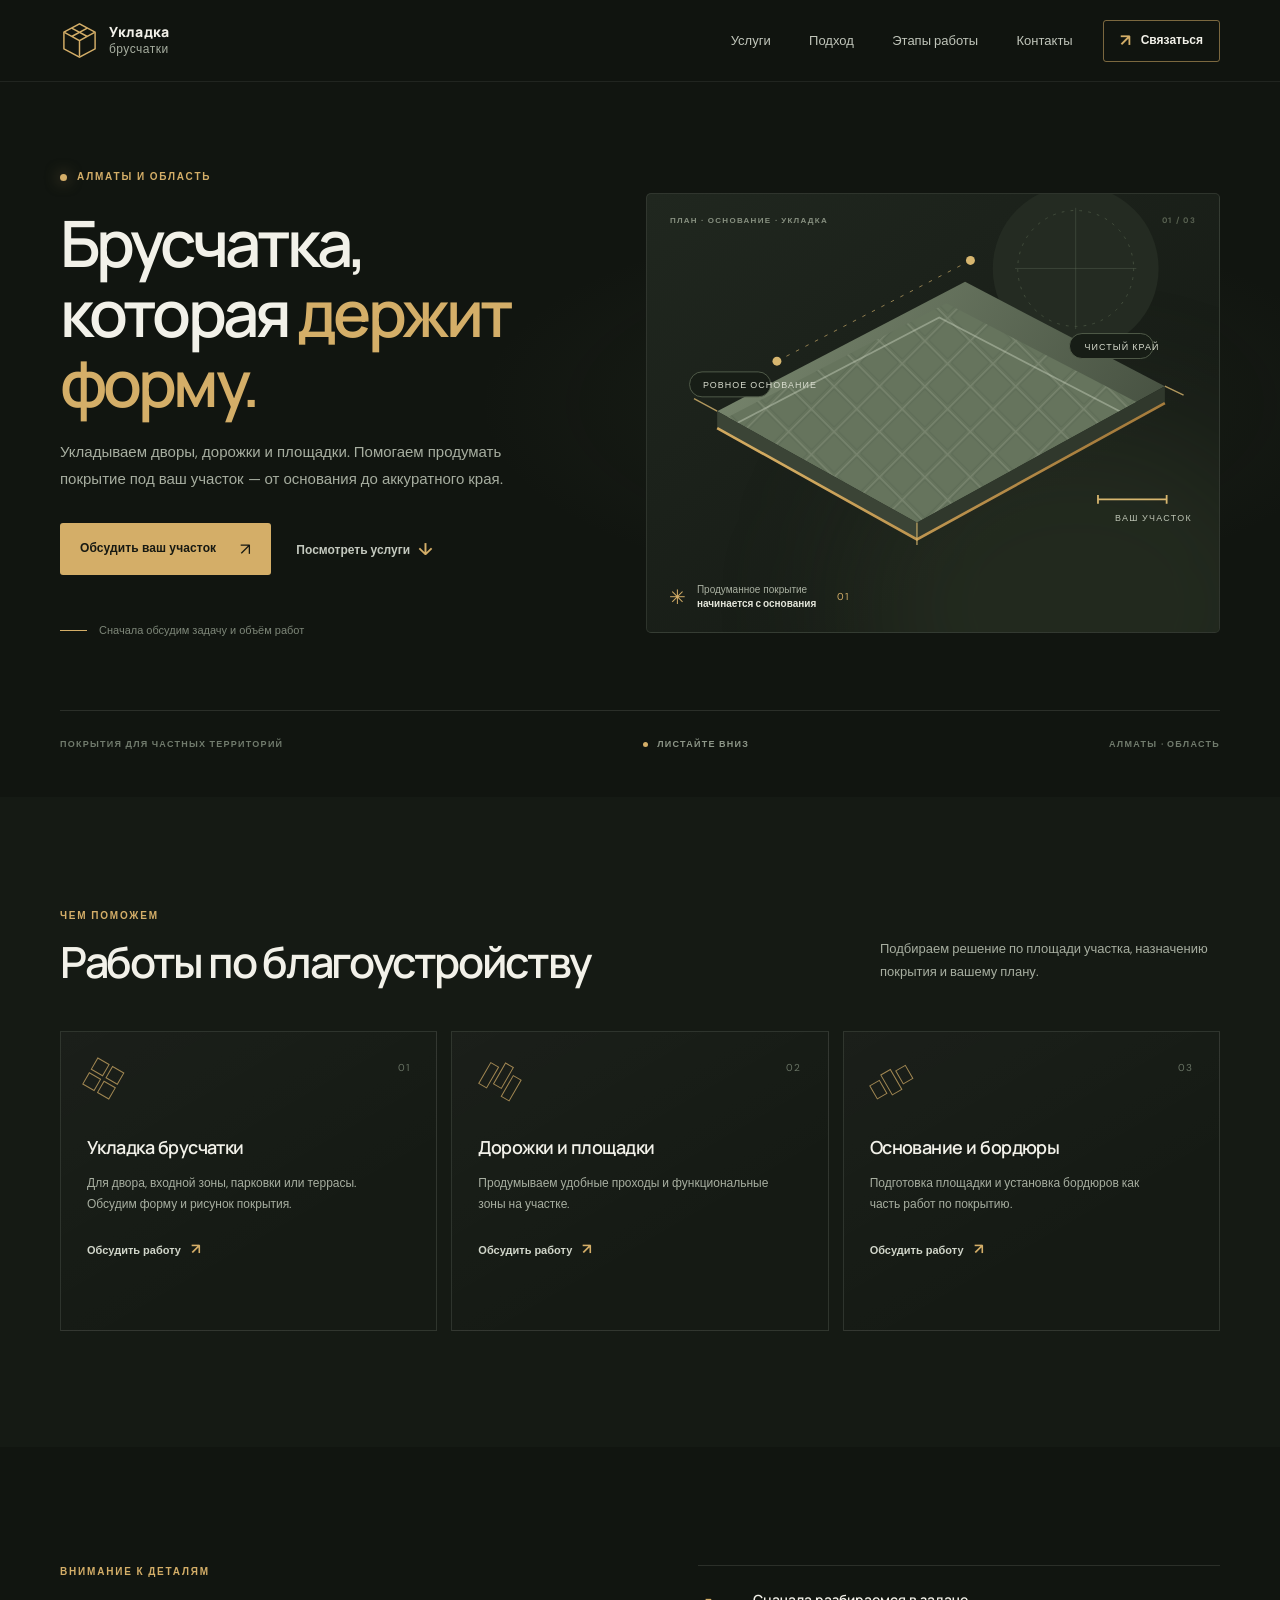
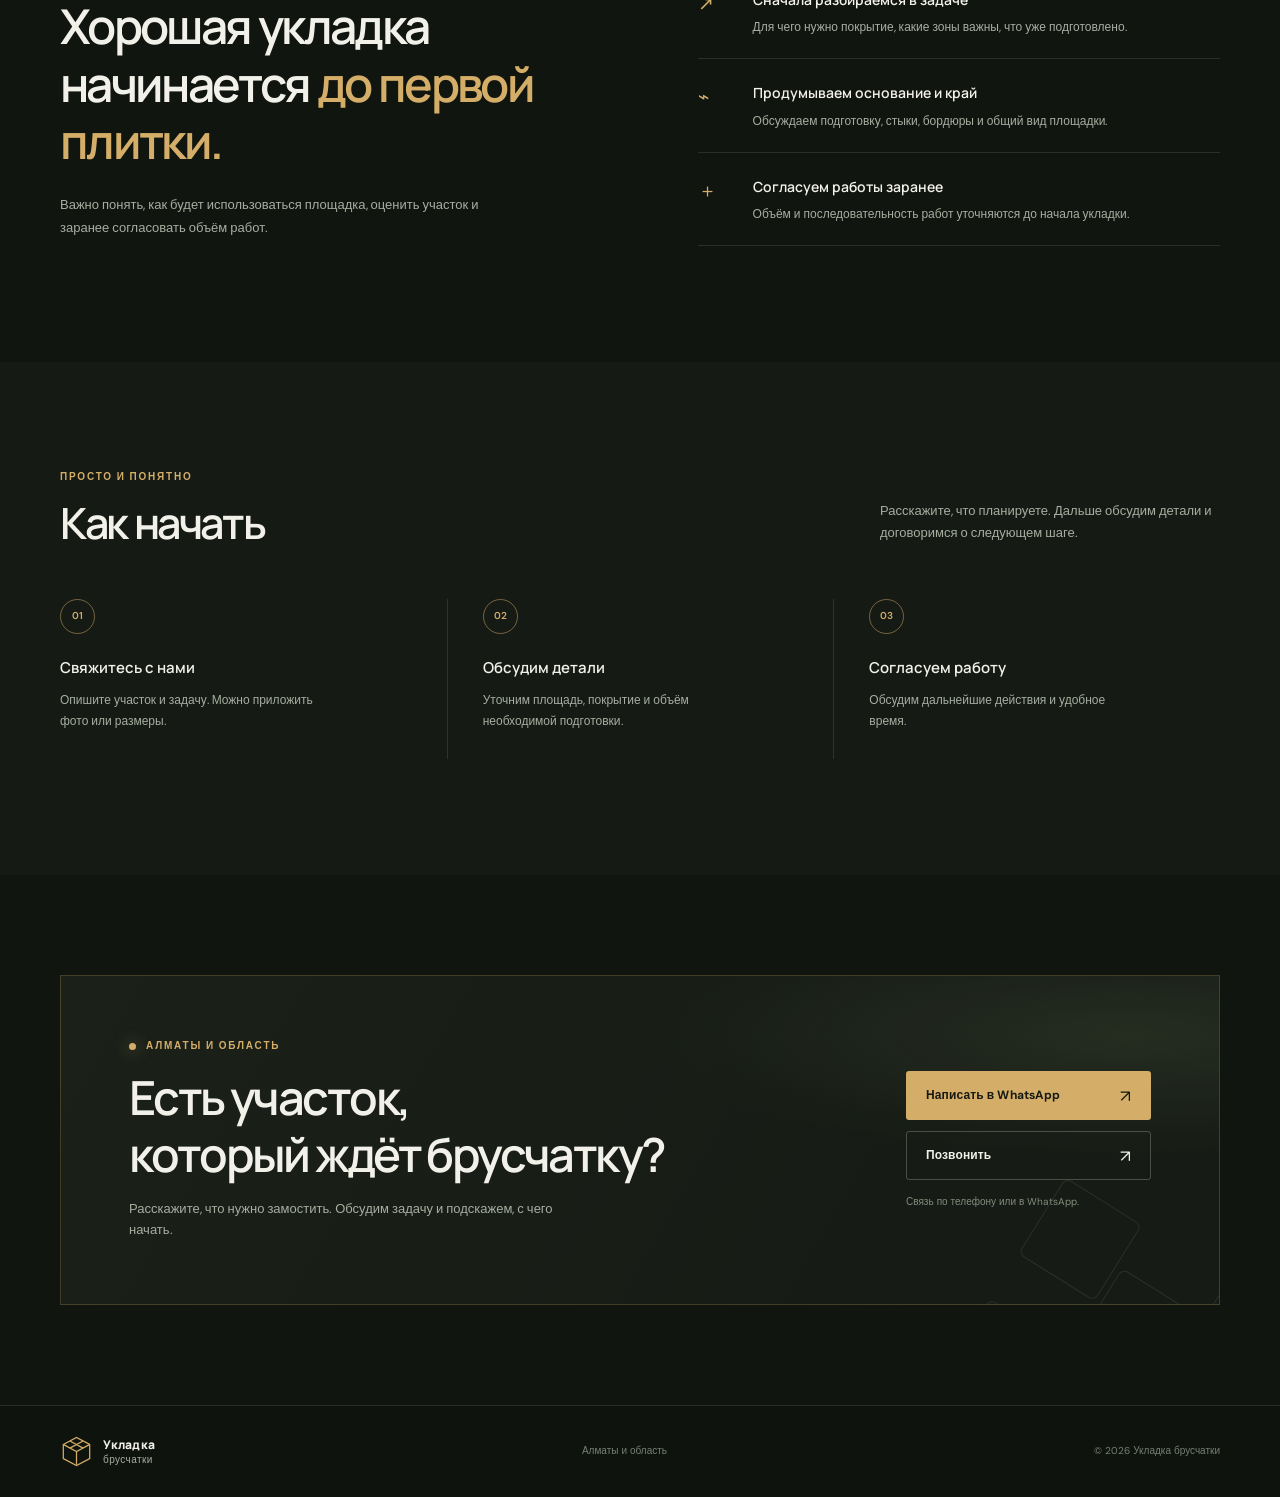
<file: index.html>
<!doctype html>
<html lang="ru">
  <head>
    <meta charset="utf-8">
    <meta name="viewport" content="width=device-width, initial-scale=1">
    <meta name="theme-color" content="#111510">
    <meta name="description" content="Укладка брусчатки в Алматы и области. Дворы, дорожки, площадки и бордюры. Обсудим ваш участок и подберём решение.">
    <title>Укладка брусчатки — Алматы и область</title>
    <link rel="preconnect" href="https://fonts.googleapis.com">
    <link rel="preconnect" href="https://fonts.gstatic.com" crossorigin>
    <link href="https://fonts.googleapis.com/css2?family=DM+Sans:wght@400;500;600;700&family=Manrope:wght@400;500;600;700;800&display=swap" rel="stylesheet">
    <link rel="stylesheet" href="styles.css">
    <script src="script.js" defer></script>
  </head>
  <body>
    <a class="skip-link" href="#main">Перейти к содержанию</a>

    <header class="site-header">
      <div class="container header-inner">
        <a class="brand" href="#top" aria-label="Укладка брусчатки — на главную">
          <span class="brand-mark" aria-hidden="true">
            <svg viewBox="0 0 40 40" fill="none">
              <path d="M4 11.5 20 3l16 8.5v17L20 37 4 28.5v-17Z" stroke="currentColor" stroke-width="1.5"/>
              <path d="m4.5 11.7 15.5 8.5 15.5-8.5M20 20.2V36M12 7.2l16 8.7M28 7.2l-16 8.7" stroke="currentColor" stroke-width="1.5"/>
            </svg>
          </span>
          <span class="brand-copy"><strong>Укладка</strong><span>брусчатки</span></span>
        </a>

        <button class="menu-toggle" type="button" aria-expanded="false" aria-controls="main-nav" aria-label="Открыть меню">
          <span></span><span></span>
        </button>

        <nav class="main-nav" id="main-nav" aria-label="Основная навигация">
          <a href="#services">Услуги</a>
          <a href="#approach">Подход</a>
          <a href="#process">Этапы работы</a>
          <a href="#contact">Контакты</a>
        </nav>

        <a class="header-cta contact-link" data-contact="call" href="#contact" aria-label="Позвонить">
          <span class="phone-icon" aria-hidden="true">↗</span>
          <span>Связаться</span>
        </a>
      </div>
    </header>

    <main id="main">
      <section class="hero section" id="top">
        <div class="container hero-layout">
          <div class="hero-copy">
            <p class="eyebrow"><span class="eyebrow-dot"></span> Алматы и область</p>
            <h1>Брусчатка,<br>которая <span>держит форму.</span></h1>
            <p class="hero-description">Укладываем дворы, дорожки и площадки. Помогаем продумать покрытие под ваш участок — от основания до аккуратного края.</p>
            <div class="hero-actions">
              <a class="button button-primary contact-link" data-contact="whatsapp" href="#contact">
                Обсудить ваш участок <span class="button-arrow" aria-hidden="true">↗</span>
              </a>
              <a class="text-link" href="#services">Посмотреть услуги <span aria-hidden="true">↓</span></a>
            </div>
            <div class="hero-note"><span class="note-line"></span> Сначала обсудим задачу и объём работ</div>
          </div>

          <div class="hero-visual" aria-label="Графическая схема мощения брусчаткой" role="img">
            <div class="visual-topline"><span>ПЛАН · ОСНОВАНИЕ · УКЛАДКА</span><span class="visual-index">01 / 03</span></div>
            <svg class="paving-art" viewBox="0 0 680 510" fill="none" aria-hidden="true">
              <defs>
                <linearGradient id="ground" x1="130" y1="192" x2="538" y2="445" gradientUnits="userSpaceOnUse">
                  <stop stop-color="#75836B"/>
                  <stop offset="1" stop-color="#424C3D"/>
                </linearGradient>
                <linearGradient id="edge" x1="170" y1="386" x2="500" y2="455" gradientUnits="userSpaceOnUse">
                  <stop stop-color="#D1A95F"/>
                  <stop offset="1" stop-color="#A77D3D"/>
                </linearGradient>
                <pattern id="paver-grid" width="36" height="36" patternTransform="rotate(45)" patternUnits="userSpaceOnUse">
                  <rect width="36" height="36" fill="#66745D"/>
                  <path d="M0 .75h36M.75 0v36" stroke="#89957E" stroke-opacity=".54" stroke-width="1.5"/>
                  <path d="M3 3h30v30H3z" stroke="#505D49" stroke-opacity=".44" stroke-width="1"/>
                </pattern>
                <clipPath id="surface-clip"><path d="m98 258 278-145 224 117-278 153L98 258Z"/></clipPath>
              </defs>
              <circle cx="500" cy="98" r="93" fill="#242B22"/>
              <circle cx="500" cy="98" r="65" stroke="#46513F" stroke-dasharray="3 7"/>
              <path d="M432 98h136M500 30v136" stroke="#68735F" stroke-opacity=".4"/>
              <path d="m98 258 278-145 224 117-278 153L98 258Z" fill="url(#ground)"/>
              <g clip-path="url(#surface-clip)">
                <path d="m77 282 278-145 225 117-278 153L77 282Z" fill="url(#paver-grid)"/>
                <path d="m69 298 278-145 225 117-278 153L69 298Z" stroke="#C8D0BC" stroke-opacity=".45" stroke-width="2"/>
              </g>
              <path d="m98 258 224 125v19L98 277v-19Z" fill="#3B4436"/>
              <path d="m322 383 278-153v19L322 402v-19Z" fill="#30382C"/>
              <path d="m98 277 224 125 278-153" stroke="url(#edge)" stroke-width="3"/>
              <path d="M165 202 382 89" stroke="#D7B66F" stroke-opacity=".7" stroke-dasharray="4 8"/>
              <circle cx="165" cy="202" r="5" fill="#D7B66F"/>
              <circle cx="382" cy="89" r="5" fill="#D7B66F"/>
              <path d="M98 258 72 244M322 383v25M600 230l21 10" stroke="#D7B66F" stroke-opacity=".8" stroke-width="1.5"/>
              <rect x="67" y="214" width="91" height="28" rx="14" fill="#171D16" stroke="#56614E"/>
              <text x="82" y="232" fill="#D9DDCF" font-family="DM Sans, sans-serif" font-size="10" letter-spacing="1.2">РОВНОЕ ОСНОВАНИЕ</text>
              <rect x="493" y="171" width="94" height="28" rx="14" fill="#171D16" stroke="#56614E"/>
              <text x="510" y="189" fill="#D9DDCF" font-family="DM Sans, sans-serif" font-size="10" letter-spacing="1.2">ЧИСТЫЙ КРАЙ</text>
              <path d="M525 357h77" stroke="#D7B66F" stroke-width="2"/>
              <path d="M525 352v10M602 352v10" stroke="#D7B66F" stroke-width="2"/>
              <text x="544" y="381" fill="#BEC5B5" font-family="DM Sans, sans-serif" font-size="10" letter-spacing="1.5">ВАШ УЧАСТОК</text>
            </svg>
            <div class="visual-caption"><span class="caption-mark">✳</span><span>Продуманное покрытие<br><strong>начинается с основания</strong></span><span class="caption-number">01</span></div>
            <div class="visual-glow"></div>
          </div>
        </div>
        <div class="container hero-bottom">
          <span>Покрытия для частных территорий</span>
          <span class="scroll-cue"><span></span> Листайте вниз</span>
          <span>Алматы · область</span>
        </div>
      </section>

      <section class="services section" id="services">
        <div class="container">
          <div class="section-heading">
            <div><p class="eyebrow">Чем поможем</p><h2>Работы по благоустройству</h2></div>
            <p class="section-intro">Подбираем решение по площади участка, назначению покрытия и вашему плану.</p>
          </div>
          <div class="service-grid">
            <article class="service-card">
              <span class="card-number">01</span>
              <span class="service-icon icon-pattern" aria-hidden="true"><i></i><i></i><i></i><i></i></span>
              <h3>Укладка брусчатки</h3>
              <p>Для двора, входной зоны, парковки или террасы. Обсудим форму и рисунок покрытия.</p>
              <a href="#contact" class="card-link">Обсудить работу <span aria-hidden="true">↗</span></a>
            </article>
            <article class="service-card">
              <span class="card-number">02</span>
              <span class="service-icon icon-path" aria-hidden="true"><i></i><i></i><i></i></span>
              <h3>Дорожки и площадки</h3>
              <p>Продумываем удобные проходы и функциональные зоны на участке.</p>
              <a href="#contact" class="card-link">Обсудить работу <span aria-hidden="true">↗</span></a>
            </article>
            <article class="service-card">
              <span class="card-number">03</span>
              <span class="service-icon icon-border" aria-hidden="true"><i></i><i></i><i></i></span>
              <h3>Основание и бордюры</h3>
              <p>Подготовка площадки и установка бордюров как часть работ по покрытию.</p>
              <a href="#contact" class="card-link">Обсудить работу <span aria-hidden="true">↗</span></a>
            </article>
          </div>
        </div>
      </section>

      <section class="approach section" id="approach">
        <div class="container approach-layout">
          <div class="approach-title">
            <p class="eyebrow">Внимание к деталям</p>
            <h2>Хорошая укладка начинается <span>до первой плитки.</span></h2>
            <p>Важно понять, как будет использоваться площадка, оценить участок и заранее согласовать объём работ.</p>
          </div>
          <div class="approach-list">
            <article class="approach-item"><span class="approach-symbol">↗</span><div><h3>Сначала разбираемся в задаче</h3><p>Для чего нужно покрытие, какие зоны важны, что уже подготовлено.</p></div></article>
            <article class="approach-item"><span class="approach-symbol">⌁</span><div><h3>Продумываем основание и край</h3><p>Обсуждаем подготовку, стыки, бордюры и общий вид площадки.</p></div></article>
            <article class="approach-item"><span class="approach-symbol">＋</span><div><h3>Согласуем работы заранее</h3><p>Объём и последовательность работ уточняются до начала укладки.</p></div></article>
          </div>
        </div>
      </section>

      <section class="process section" id="process">
        <div class="container">
          <div class="section-heading process-heading">
            <div><p class="eyebrow">Просто и понятно</p><h2>Как начать</h2></div>
            <p class="section-intro">Расскажите, что планируете. Дальше обсудим детали и договоримся о следующем шаге.</p>
          </div>
          <div class="process-grid">
            <article class="process-step"><span>01</span><h3>Свяжитесь с нами</h3><p>Опишите участок и задачу. Можно приложить фото или размеры.</p></article>
            <article class="process-step"><span>02</span><h3>Обсудим детали</h3><p>Уточним площадь, покрытие и объём необходимой подготовки.</p></article>
            <article class="process-step"><span>03</span><h3>Согласуем работу</h3><p>Обсудим дальнейшие действия и удобное время.</p></article>
          </div>
        </div>
      </section>

      <section class="contact section" id="contact">
        <div class="container contact-panel">
          <div class="contact-copy">
            <p class="eyebrow"><span class="eyebrow-dot"></span> Алматы и область</p>
            <h2>Есть участок,<br>который ждёт брусчатку?</h2>
            <p>Расскажите, что нужно замостить. Обсудим задачу и подскажем, с чего начать.</p>
          </div>
          <div class="contact-actions">
            <a class="button button-primary contact-link" data-contact="whatsapp" href="#contact">Написать в WhatsApp <span class="button-arrow" aria-hidden="true">↗</span></a>
            <a class="button button-outline contact-link" data-contact="call" href="#contact">Позвонить <span class="button-arrow" aria-hidden="true">↗</span></a>
            <p class="contact-hint" id="contact-hint">Номер телефона можно добавить перед публикацией сайта.</p>
          </div>
          <div class="contact-decoration" aria-hidden="true"><span></span><span></span><span></span><span></span><span></span><span></span></div>
        </div>
      </section>
    </main>

    <footer class="site-footer">
      <div class="container footer-inner">
        <a class="brand footer-brand" href="#top" aria-label="Укладка брусчатки — наверх">
          <span class="brand-mark" aria-hidden="true"><svg viewBox="0 0 40 40" fill="none"><path d="M4 11.5 20 3l16 8.5v17L20 37 4 28.5v-17Z" stroke="currentColor" stroke-width="1.5"/><path d="m4.5 11.7 15.5 8.5 15.5-8.5M20 20.2V36M12 7.2l16 8.7M28 7.2l-16 8.7" stroke="currentColor" stroke-width="1.5"/></svg></span>
          <span class="brand-copy"><strong>Укладка</strong><span>брусчатки</span></span>
        </a>
        <span class="footer-area">Алматы и область</span>
        <span class="footer-copy">© <span id="year"></span> Укладка брусчатки</span>
      </div>
    </footer>
    <div class="contact-toast" role="status" aria-live="polite"></div>
  </body>
</html>
</file>
<file: styles.css>
:root {
  color-scheme: dark;
  --bg: #111510;
  --bg-soft: #171c16;
  --surface: #1d231c;
  --surface-light: #242b22;
  --text: #f2f1e9;
  --muted: #a7aea0;
  --muted-dim: #7e8779;
  --accent: #d4ae68;
  --accent-hover: #e5c17e;
  --line: rgba(230, 235, 221, .12);
  --font-body: "DM Sans", sans-serif;
  --font-display: "Manrope", sans-serif;
  --container: 1160px;
}

* { box-sizing: border-box; }
html { scroll-behavior: smooth; scroll-padding-top: 88px; }
body { margin: 0; min-width: 320px; background: var(--bg); color: var(--text); font-family: var(--font-body); font-size: 15px; line-height: 1.65; -webkit-font-smoothing: antialiased; }
a { color: inherit; text-decoration: none; }
button { font: inherit; }
::selection { color: var(--bg); background: var(--accent); }
.container { width: min(var(--container), calc(100% - 64px)); margin-inline: auto; }
.section { position: relative; }
.skip-link { position: absolute; z-index: 100; top: 8px; left: 8px; padding: 10px 14px; transform: translateY(-150%); background: var(--accent); color: var(--bg); border-radius: 5px; }
.skip-link:focus { transform: translateY(0); }

.site-header { position: sticky; z-index: 30; top: 0; height: 82px; border-bottom: 1px solid rgba(255,255,255,.07); background: rgba(17,21,16,.92); backdrop-filter: blur(16px); }
.header-inner { height: 100%; display: flex; align-items: center; justify-content: space-between; gap: 30px; }
.brand { display: inline-flex; align-items: center; gap: 10px; flex: 0 0 auto; }
.brand-mark { display: grid; width: 39px; height: 39px; color: var(--accent); }
.brand-mark svg { width: 100%; height: 100%; }
.brand-copy { display: grid; line-height: 1.12; font-size: 12px; letter-spacing: .04em; }
.brand-copy strong { font-family: var(--font-display); font-size: 14px; font-weight: 800; letter-spacing: .01em; }
.brand-copy span { margin-top: 3px; color: var(--muted); }
.main-nav { display: flex; justify-content: center; align-items: center; gap: clamp(20px, 3vw, 42px); margin-left: auto; }
.main-nav a { color: #c1c6bb; font-size: 13px; transition: color .2s ease; }
.main-nav a:hover, .main-nav a:focus-visible { color: var(--accent); }
.header-cta { display: inline-flex; align-items: center; gap: 10px; min-height: 42px; padding: 0 16px; border: 1px solid rgba(212,174,104,.55); border-radius: 3px; color: var(--text); font-size: 12px; font-weight: 600; transition: background .2s ease, border-color .2s ease; }
.header-cta:hover { background: rgba(212,174,104,.1); border-color: var(--accent); }
.phone-icon { color: var(--accent); font-size: 17px; }
.menu-toggle { display: none; }

.hero { overflow: hidden; padding: 76px 0 20px; background: radial-gradient(ellipse at 72% 45%, rgba(86,101,73,.13), transparent 34%), var(--bg); }
.hero-layout { display: grid; grid-template-columns: .94fr 1.06fr; gap: clamp(30px, 6vw, 88px); align-items: center; min-height: 486px; }
.hero-copy { position: relative; z-index: 2; padding: 12px 0 28px; }
.eyebrow { display: flex; align-items: center; gap: 10px; margin: 0 0 24px; color: var(--accent); font-size: 10px; font-weight: 700; letter-spacing: .18em; line-height: 1.4; text-transform: uppercase; }
.eyebrow-dot { width: 7px; height: 7px; border-radius: 50%; background: var(--accent); box-shadow: 0 0 15px rgba(212,174,104,.6); }
h1, h2, h3, p { margin-top: 0; }
h1, h2, h3 { font-family: var(--font-display); }
h1 { max-width: 640px; margin-bottom: 22px; font-size: clamp(42px, 5vw, 67px); font-weight: 600; letter-spacing: -.06em; line-height: 1.09; }
h1 span { color: var(--accent); }
.hero-description { max-width: 445px; margin-bottom: 30px; color: var(--muted); font-size: 15px; line-height: 1.8; }
.hero-actions { display: flex; align-items: center; flex-wrap: wrap; gap: 25px; }
.button { display: inline-flex; justify-content: center; align-items: center; gap: 24px; min-height: 52px; padding: 0 19px; border: 1px solid transparent; border-radius: 3px; font-size: 12px; font-weight: 700; letter-spacing: .01em; transition: transform .2s ease, background .2s ease, border-color .2s ease, color .2s ease; }
.button:hover { transform: translateY(-2px); }
.button-primary { background: var(--accent); color: #171912; }
.button-primary:hover { background: var(--accent-hover); }
.button-arrow { font-size: 17px; font-weight: 400; }
.text-link { color: #c4c9bf; font-size: 12px; font-weight: 600; transition: color .2s ease; }
.text-link span { margin-left: 5px; color: var(--accent); font-size: 17px; vertical-align: -1px; }
.text-link:hover { color: var(--accent); }
.hero-note { display: flex; align-items: center; gap: 12px; margin-top: 46px; color: var(--muted-dim); font-size: 11px; }
.note-line { display: block; width: 27px; height: 1px; background: var(--accent); }

.hero-visual { position: relative; isolation: isolate; min-height: 440px; overflow: hidden; border: 1px solid rgba(213,222,202,.12); border-radius: 5px; background: linear-gradient(145deg, #20271f, #171c16 70%); }
.visual-topline { position: absolute; z-index: 2; top: 20px; left: 23px; right: 23px; display: flex; justify-content: space-between; color: #879080; font-size: 8px; font-weight: 700; letter-spacing: .16em; }
.visual-index { color: #596252; }
.paving-art { position: absolute; top: 50%; left: 50%; width: 106%; max-width: 720px; transform: translate(-50%, -51%); overflow: visible; }
.visual-caption { position: absolute; z-index: 3; bottom: 20px; left: 22px; display: flex; align-items: center; gap: 11px; color: #a9b0a1; font-size: 10px; line-height: 1.45; }
.visual-caption strong { color: #e3e5da; font-weight: 600; }
.caption-mark { color: var(--accent); font-size: 20px; }
.caption-number { margin-left: 10px; color: var(--accent); font-size: 10px; letter-spacing: .1em; }
.visual-glow { position: absolute; z-index: -1; right: -15%; bottom: -39%; width: 80%; height: 90%; border-radius: 50%; background: rgba(100,121,83,.15); filter: blur(65px); }
.hero-bottom { display: flex; justify-content: space-between; align-items: center; min-height: 67px; margin-top: 43px; border-top: 1px solid var(--line); color: #717b6d; font-size: 9px; font-weight: 700; letter-spacing: .14em; text-transform: uppercase; }
.scroll-cue { display: inline-flex; align-items: center; gap: 9px; color: #8d9688; font-size: 9px; }
.scroll-cue span { display: block; width: 5px; height: 5px; border-radius: 50%; background: var(--accent); }

.services { padding: 112px 0 116px; background: #151a14; }
.section-heading { display: flex; justify-content: space-between; align-items: end; gap: 40px; margin-bottom: 43px; }
.section-heading .eyebrow { margin-bottom: 13px; }
h2 { margin-bottom: 0; font-size: clamp(30px, 3.4vw, 43px); font-weight: 600; letter-spacing: -.055em; line-height: 1.2; }
.section-intro { max-width: 340px; margin: 0 0 4px; color: var(--muted); font-size: 13px; line-height: 1.75; }
.service-grid { display: grid; grid-template-columns: repeat(3, 1fr); gap: 14px; }
.service-card { position: relative; min-height: 300px; padding: 28px 26px 23px; border: 1px solid var(--line); background: linear-gradient(150deg, rgba(255,255,255,.025), transparent 68%); transition: border-color .25s ease, background .25s ease, transform .25s ease; }
.service-card:hover { transform: translateY(-4px); border-color: rgba(212,174,104,.4); background: linear-gradient(150deg, rgba(212,174,104,.07), transparent 68%); }
.card-number { position: absolute; top: 28px; right: 26px; color: #697364; font-size: 10px; letter-spacing: .12em; }
.service-icon { display: grid; align-content: center; width: 43px; height: 43px; margin-bottom: 30px; }
.service-icon i { display: block; border: 1px solid rgba(212,174,104,.72); }
.icon-pattern { grid-template-columns: repeat(2, 14px); gap: 3px; transform: rotate(30deg); }
.icon-pattern i { height: 14px; }
.icon-path { grid-template-columns: repeat(3, 10px); justify-content: center; gap: 3px; transform: rotate(30deg); }
.icon-path i { height: 25px; }
.icon-path i:nth-child(2) { transform: translateY(-7px); }
.icon-border { grid-template-columns: repeat(3, 12px); align-items: center; gap: 3px; transform: rotate(-30deg); }
.icon-border i { height: 16px; }
.icon-border i:nth-child(2) { height: 24px; }
.service-card h3 { margin-bottom: 10px; font-size: 18px; font-weight: 600; letter-spacing: -.03em; }
.service-card p { max-width: 300px; margin-bottom: 22px; color: var(--muted); font-size: 12px; line-height: 1.75; }
.card-link { display: inline-flex; align-items: center; gap: 10px; color: #d1d6ca; font-size: 11px; font-weight: 600; }
.card-link span { color: var(--accent); font-size: 15px; transition: transform .2s ease; }
.card-link:hover span { transform: translate(2px,-2px); }

.approach { padding: 118px 0 116px; background: var(--bg); }
.approach-layout { display: grid; grid-template-columns: 1fr 1fr; gap: clamp(40px, 9vw, 128px); align-items: start; }
.approach-title .eyebrow { margin-bottom: 18px; }
.approach-title h2 { max-width: 485px; font-size: clamp(31px, 3.8vw, 48px); }
.approach-title h2 span { color: var(--accent); }
.approach-title > p:last-child { max-width: 430px; margin: 23px 0 0; color: var(--muted); font-size: 13px; line-height: 1.8; }
.approach-list { border-top: 1px solid var(--line); }
.approach-item { display: grid; grid-template-columns: 42px 1fr; gap: 13px; padding: 22px 0 21px; border-bottom: 1px solid var(--line); }
.approach-symbol { color: var(--accent); font-family: var(--font-display); font-size: 19px; }
.approach-item h3 { margin: 0 0 6px; font-size: 14px; font-weight: 600; }
.approach-item p { margin: 0; color: var(--muted); font-size: 12px; line-height: 1.7; }

.process { padding: 108px 0 116px; background: #151a14; }
.process-heading { margin-bottom: 50px; }
.process-grid { display: grid; grid-template-columns: repeat(3, 1fr); }
.process-step { position: relative; min-height: 160px; padding: 0 35px 0 0; }
.process-step + .process-step { padding-left: 35px; border-left: 1px solid var(--line); }
.process-step > span { display: inline-flex; align-items: center; justify-content: center; width: 35px; height: 35px; margin-bottom: 22px; border: 1px solid rgba(212,174,104,.5); border-radius: 50%; color: var(--accent); font-size: 10px; font-weight: 600; }
.process-step h3 { margin-bottom: 9px; font-size: 15px; font-weight: 600; }
.process-step p { max-width: 260px; margin: 0; color: var(--muted); font-size: 12px; line-height: 1.75; }

.contact { padding: 100px 0; background: var(--bg); }
.contact-panel { position: relative; display: flex; justify-content: space-between; align-items: center; gap: 45px; min-height: 330px; overflow: hidden; padding: 58px 68px; border: 1px solid rgba(212,174,104,.22); background: radial-gradient(ellipse at 92% 18%, rgba(104,122,81,.18), transparent 32%), linear-gradient(120deg, #1b2119, #161b15 70%); }
.contact-copy, .contact-actions { position: relative; z-index: 2; }
.contact-copy { max-width: 565px; }
.contact-copy .eyebrow { margin-bottom: 16px; }
.contact-copy h2 { font-size: clamp(32px, 4vw, 47px); }
.contact-copy > p:last-child { max-width: 430px; margin: 16px 0 0; color: var(--muted); font-size: 13px; }
.contact-actions { display: grid; width: min(100%, 245px); gap: 11px; flex: 0 0 245px; }
.contact-actions .button { justify-content: space-between; min-height: 49px; }
.button-outline { border-color: rgba(224,230,216,.25); color: var(--text); }
.button-outline:hover { border-color: var(--accent); color: var(--accent); }
.contact-hint { margin: 3px 0 0; color: #838c7d; font-size: 10px; line-height: 1.5; }
.contact-decoration { position: absolute; right: -58px; bottom: -120px; display: grid; grid-template-columns: repeat(3, 90px); gap: 6px; transform: rotate(32deg); opacity: .12; }
.contact-decoration span { width: 90px; height: 90px; border: 1px solid #b4bfaa; border-radius: 7px; }
.contact-decoration span:nth-child(2), .contact-decoration span:nth-child(4), .contact-decoration span:nth-child(6) { transform: translateY(47px); }
.site-footer { border-top: 1px solid var(--line); background: #0f130e; }
.footer-inner { display: flex; align-items: center; justify-content: space-between; min-height: 91px; gap: 20px; }
.footer-brand .brand-mark { width: 33px; height: 33px; }
.footer-brand .brand-copy { font-size: 10px; }
.footer-brand .brand-copy strong { font-size: 12px; }
.footer-area, .footer-copy { color: #758071; font-size: 10px; }
.contact-toast { position: fixed; z-index: 60; right: 22px; bottom: 22px; max-width: min(380px, calc(100vw - 44px)); padding: 13px 16px; transform: translateY(14px); border: 1px solid rgba(212,174,104,.4); border-radius: 4px; background: #20261e; color: var(--text); box-shadow: 0 12px 34px rgba(0,0,0,.28); font-size: 12px; opacity: 0; pointer-events: none; transition: opacity .2s ease, transform .2s ease; }
.contact-toast.is-visible { transform: translateY(0); opacity: 1; }
.contact-link[aria-disabled="true"] { cursor: pointer; }
.contact-link:focus-visible, .button:focus-visible, .main-nav a:focus-visible, .card-link:focus-visible, .text-link:focus-visible { outline: 2px solid var(--accent); outline-offset: 4px; }

@media (max-width: 900px) {
  .container { width: min(100% - 48px, var(--container)); }
  .main-nav { gap: 18px; }
  .main-nav a { font-size: 12px; }
  .header-cta { padding-inline: 12px; }
  .hero-layout { gap: 26px; }
  .hero-visual { min-height: 390px; }
  .paving-art { width: 115%; }
  .contact-panel { padding: 48px; }
}

@media (max-width: 700px) {
  html { scroll-padding-top: 72px; }
  .container { width: calc(100% - 40px); }
  .site-header { height: 70px; }
  .header-inner { gap: 15px; }
  .brand-mark { width: 35px; height: 35px; }
  .menu-toggle { display: grid; align-content: center; gap: 6px; width: 40px; height: 40px; margin-left: auto; padding: 8px; border: 1px solid var(--line); border-radius: 3px; background: transparent; cursor: pointer; }
  .menu-toggle span { height: 1px; background: var(--text); transition: transform .2s ease; }
  .menu-toggle[aria-expanded="true"] span:first-child { transform: translateY(3.5px) rotate(45deg); }
  .menu-toggle[aria-expanded="true"] span:last-child { transform: translateY(-3.5px) rotate(-45deg); }
  .main-nav { position: absolute; top: 69px; right: 0; left: 0; display: grid; gap: 0; padding: 9px 20px 17px; border-bottom: 1px solid var(--line); background: #151a14; opacity: 0; pointer-events: none; transform: translateY(-8px); transition: opacity .2s ease, transform .2s ease; }
  .main-nav.is-open { opacity: 1; pointer-events: auto; transform: translateY(0); }
  .main-nav a { padding: 12px 0; border-bottom: 1px solid rgba(255,255,255,.06); font-size: 13px; }
  .main-nav a:last-child { border: 0; }
  .header-cta { min-height: 39px; gap: 7px; padding: 0 10px; font-size: 11px; }
  .phone-icon { display: none; }
  .hero { padding-top: 53px; }
  .hero-layout { grid-template-columns: 1fr; gap: 30px; }
  .hero-copy { padding: 0; }
  .eyebrow { margin-bottom: 18px; font-size: 9px; }
  h1 { max-width: 560px; margin-bottom: 17px; font-size: clamp(43px, 12vw, 62px); }
  .hero-description { max-width: 540px; margin-bottom: 24px; font-size: 14px; }
  .hero-note { margin-top: 25px; }
  .hero-visual { min-height: min(68vw, 390px); }
  .paving-art { width: 110%; }
  .visual-topline { top: 15px; left: 15px; right: 15px; font-size: 7px; }
  .visual-caption { bottom: 13px; left: 15px; font-size: 9px; }
  .hero-bottom { min-height: 56px; margin-top: 24px; font-size: 8px; letter-spacing: .08em; }
  .scroll-cue { display: none; }
  .services, .approach, .process { padding: 78px 0; }
  .section-heading { display: block; margin-bottom: 30px; }
  .section-heading .eyebrow { margin-bottom: 11px; }
  h2 { font-size: clamp(30px, 8vw, 40px); }
  .section-intro { margin-top: 14px; font-size: 12px; }
  .service-grid { grid-template-columns: 1fr; gap: 10px; }
  .service-card { min-height: 0; padding: 24px 22px 21px; }
  .service-icon { margin-bottom: 19px; }
  .service-card p { margin-bottom: 15px; }
  .approach-layout { grid-template-columns: 1fr; gap: 35px; }
  .approach-title h2 { font-size: clamp(32px, 8vw, 43px); }
  .approach-title > p:last-child { margin-top: 15px; font-size: 12px; }
  .approach-item { grid-template-columns: 35px 1fr; padding-block: 18px; }
  .process-heading { margin-bottom: 30px; }
  .process-grid { grid-template-columns: 1fr; }
  .process-step, .process-step + .process-step { display: grid; grid-template-columns: 43px 1fr; column-gap: 12px; min-height: 0; padding: 18px 0; border-left: 0; border-top: 1px solid var(--line); }
  .process-step > span { grid-row: span 2; margin: 1px 0 0; }
  .process-step h3 { margin: 0 0 5px; }
  .process-step p { max-width: none; }
  .contact { padding: 70px 0; }
  .contact-panel { display: grid; gap: 25px; padding: 35px 25px; }
  .contact-copy h2 { font-size: clamp(32px, 8vw, 43px); }
  .contact-copy > p:last-child { font-size: 12px; }
  .contact-actions { width: 100%; max-width: 320px; }
  .footer-inner { flex-wrap: wrap; justify-content: space-between; min-height: 100px; padding: 19px 0; }
  .footer-area { display: none; }
  .footer-copy { text-align: right; }
}

@media (max-width: 390px) {
  .container { width: calc(100% - 32px); }
  .brand-copy strong { font-size: 12px; }
  .header-cta { padding-inline: 8px; font-size: 10px; }
  .hero-actions { gap: 16px; }
  .hero-actions .button { gap: 12px; padding-inline: 14px; }
}

@media (prefers-reduced-motion: reduce) {
  *, *::before, *::after { scroll-behavior: auto !important; transition-duration: .01ms !important; animation-duration: .01ms !important; animation-iteration-count: 1 !important; }
}
</file>
